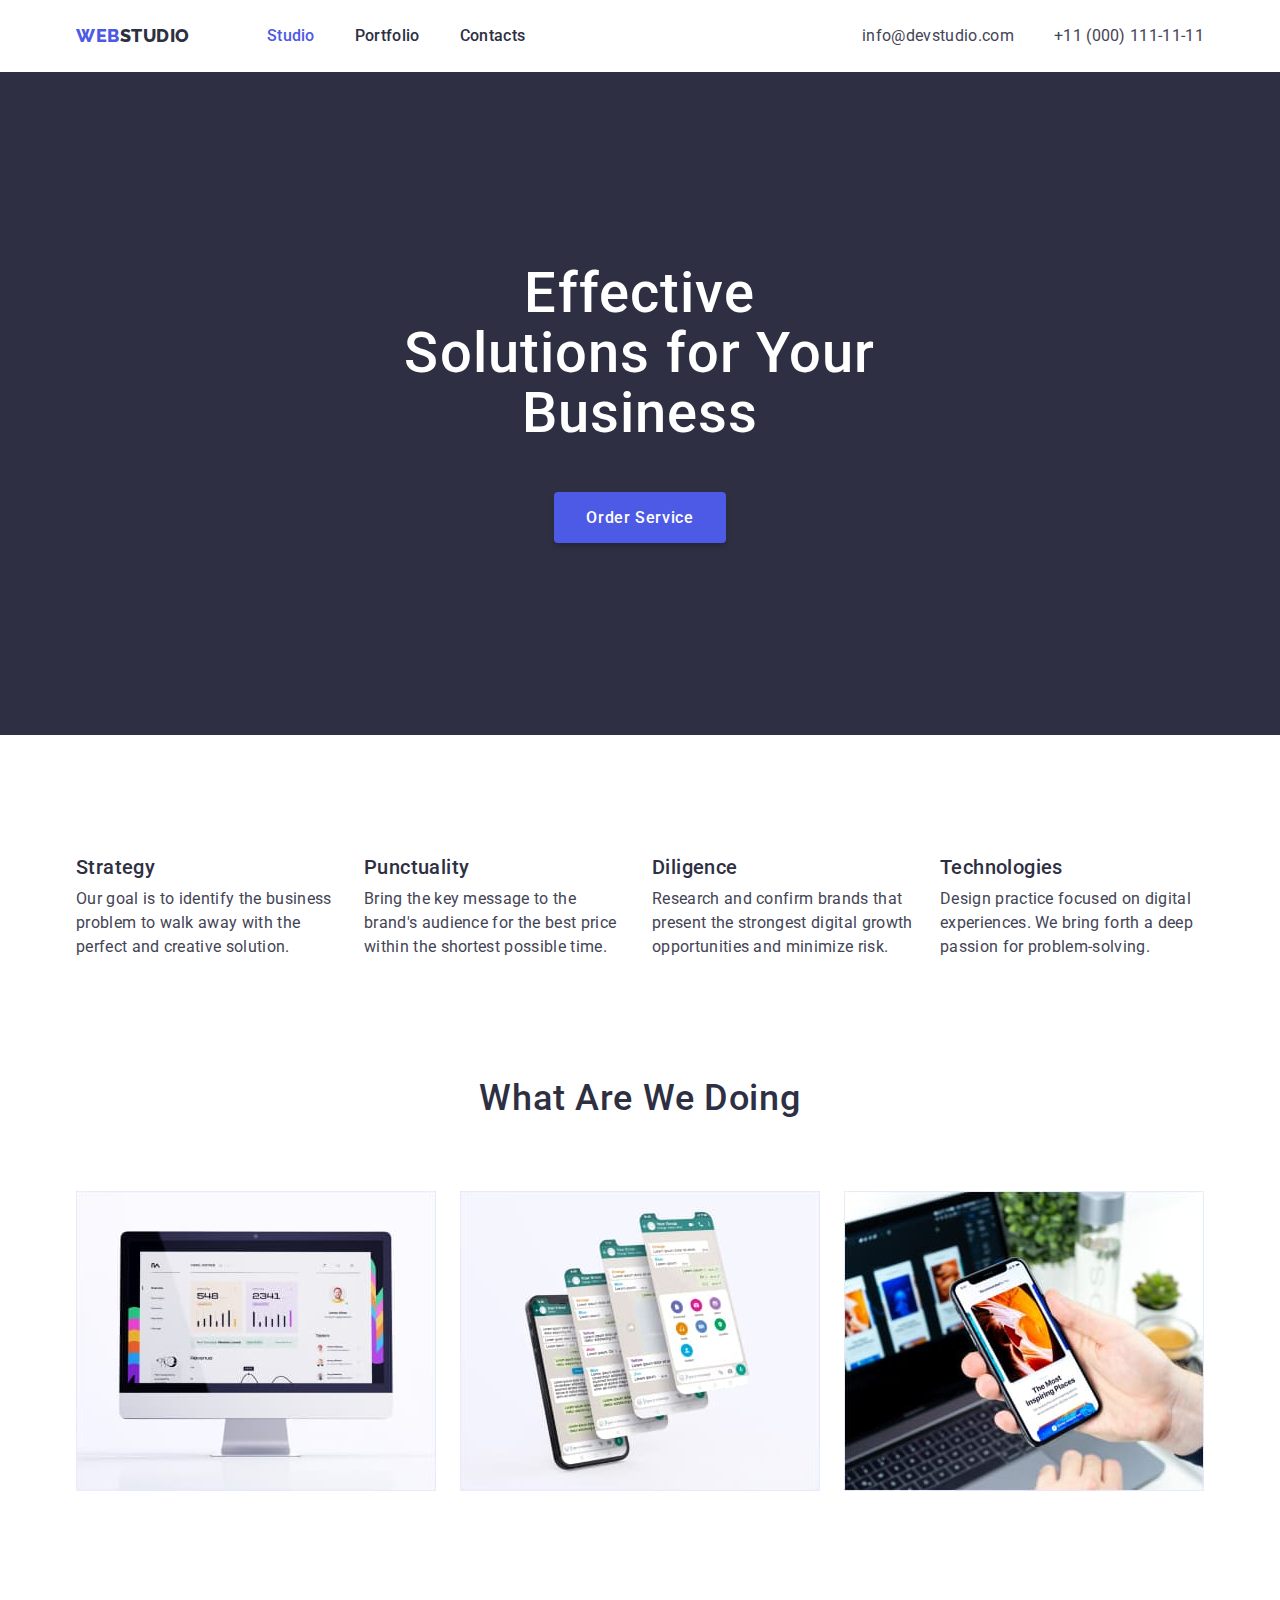
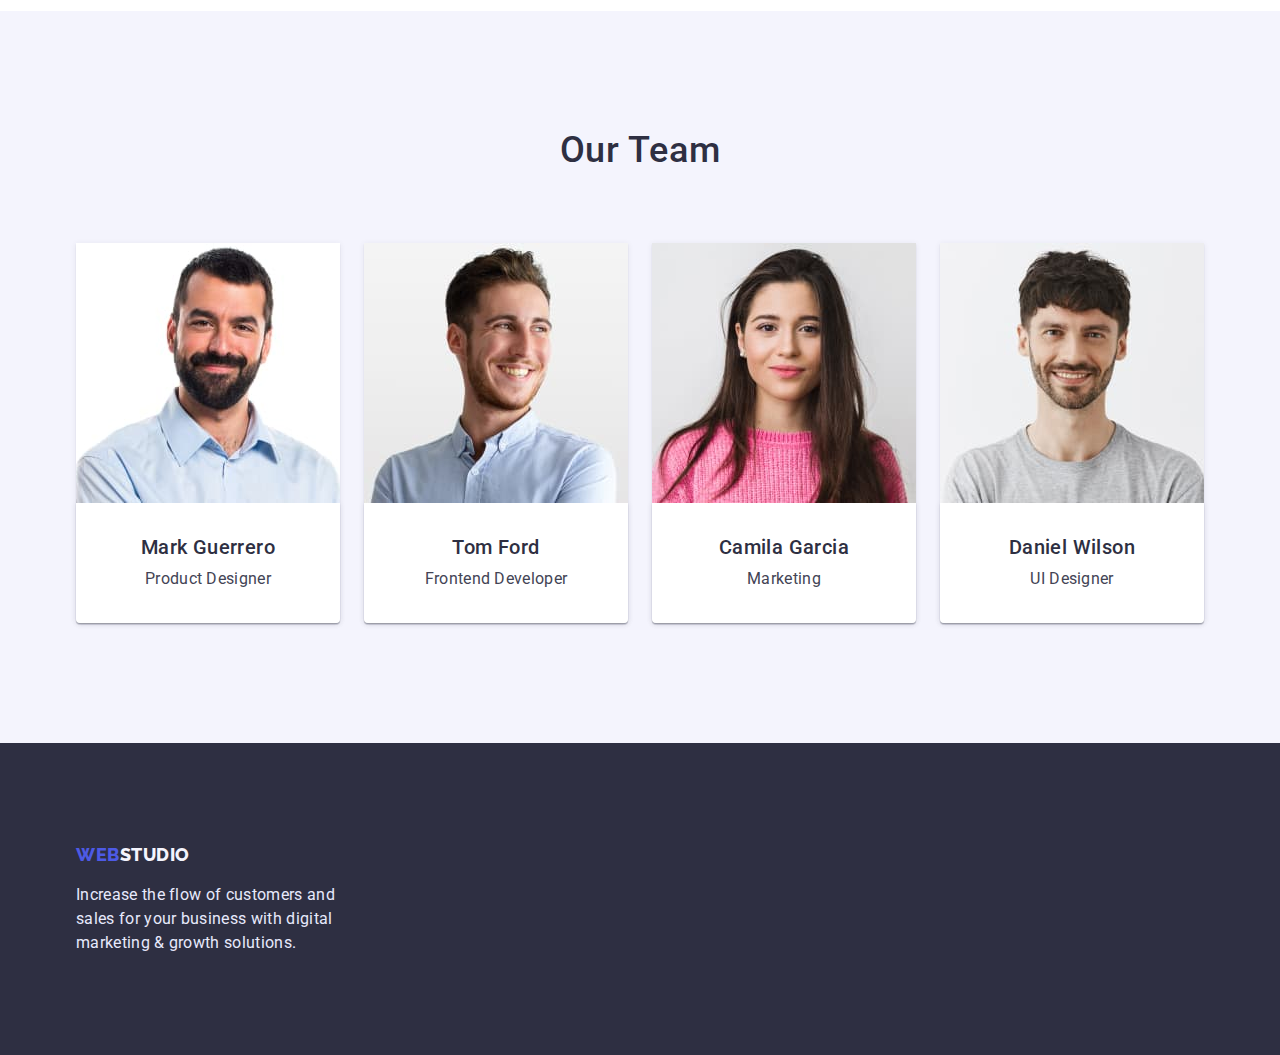
<file: index.html>
<!DOCTYPE html>
<html lang="en">
  <head>
    <meta charset="UTF-8" />
    <meta http-equiv="X-UA-Compatible" content="IE=edge" />
    <meta name="viewport" content="width=device-width, initial-scale=1.0" />
    <title>Studio</title>
    <link rel="preconnect" href="https://fonts.googleapis.com">
<link rel="preconnect" href="https://fonts.gstatic.com" crossorigin>
<link href="https://fonts.googleapis.com/css2?family=Raleway:wght@800&family=Roboto:wght@400;500;700;900&display=swap" rel="stylesheet">
<link rel="stylesheet" href="https://cdnjs.cloudflare.com/ajax/libs/modern-normalize/1.1.0/modern-normalize.min.css">
<link rel="stylesheet" href="./css/styles.css">
  </head>
  <body>
    <header class="header">
      <div class="container">
      <nav class="site-nav">
        <a href="./index.html" class="logo-link link"><span class="logo-first">Web</span><span class="logo-second">Studio</span></a>        
        <ul class="site-nav-list list">         
          <li><a href="./index.html" class="nav-link link current">Studio</a></li>
          <li><a href="./portfolio.html" class="nav-link link">Portfolio</a></li>
          <li><a href="" class="nav-link link">Contacts</a></li>
        </ul>
      </nav>  
      <ul class="contacts list">   
        <li class="item"><a href="mailto:info@devstudio.com" class="contacts-link link">info@devstudio.com</a></li>
        <li class="item"><a href="tel:+380961111111" class="contacts-link link">+11 (000) 111-11-11</a></li>
      </ul>
      </div>
    </header>
    <main>
      <section class="hero-section">
        <div class="container">
        <h1 class="hero-tittle">Effective Solutions for Your Business</h1>
        <button type="button" class="main-btn">Order Service</button>
        </div>
      </section>
      <section class="features-section">
        <div class="container">
        <h2 class="visually-hidden">Features</h2>
        <ul class="features-list list">
          <li class="item">
            <h3 class="list-name">Strategy</h3>
            <p class="list-text">
              Our goal is to identify the business problem to walk away with the
              perfect and creative solution.
            </p>
          </li>
          <li class="item">
            <h3 class="list-name">Punctuality</h3>
            <p class="list-text">
              Bring the key message to the brand's audience for the best price
              within the shortest possible time.
            </p>
          </li>
          <li class="item">
            <h3 class="list-name">Diligence</h3>
            <p class="list-text">
              Research and confirm brands that present the strongest digital
              growth opportunities and minimize risk.
            </p>
          </li>
          <li class="item">
            <h3 class="list-name">Technologies</h3>
            <p class="list-text">
              Design practice focused on digital experiences. We bring forth a
              deep passion for problem-solving.
            </p>
          </li>
        </ul>
        </div>
      </section>
      <section class="section-images">
        <div class="container">
        <h2 class="section-tittle">What are we doing</h2>
        <ul class="images-list list">
          <li><img src="./images/monitor.jpg" alt="Monitor" width="360"/></li>
          <li><img src="./images/mobile-screen.jpg" alt="Mobile screen" width="360"/></li>
          <li><img src="./images/mobile-version.jpg" alt="Laptop and mobile phone" width="360"/></li>
        </ul>
        </div>
      </section>
      <section class="team-section">
         <div class="container">
        <h2 class="section-tittle">Our Team</h2>
        <ul class="team-list list">
          <li class="item">
            <img src="./images/mark.jpg" alt="man with a beard" width="264"/>
            <div class="content-box" >
            <h3 class="list-name">Mark Guerrero</h3>
            <p class="list-text">Product Designer</p>
            </div>
          </li>
          <li class="item">
            <img src="./images/tom.jpg" alt="smiling man" width="264"/>
            <div class="content-box" >
            <h3 class="list-name">Tom Ford</h3>
            <p class="list-text">Frontend Developer</p>
            </div>
          </li>
          <li class="item">
            <img src="./images/camila.jpg" alt="woman in a pink sweater" width="264"/>
            <div class="content-box" >
            <h3 class="list-name">Camila Garcia</h3>
            <p class="list-text">Marketing</p>
            </div>
          </li>
          <li class="item">
            <img src="./images/daniel.jpg" alt="smiling man in gray t-shirt" width="264"/>
            <div class="content-box" >
            <h3 class="list-name">Daniel Wilson</h3>
            <p class="list-text">UI Designer</p>
            </div>
          </li>
        </ul>
        </div>
      </section>
    </main>
    <footer class="footer">
      <div class="container">
      <a href="./index.html" class="logo-link link"><span class="logo-first">Web</span><span class="logo-second">Studio</span></a>
      <p class="footer-text">
        Increase the flow of customers and sales for your business with digital
        marketing & growth solutions.
      </p>
      </div>
    </footer>
  </body>
</html>
</file>
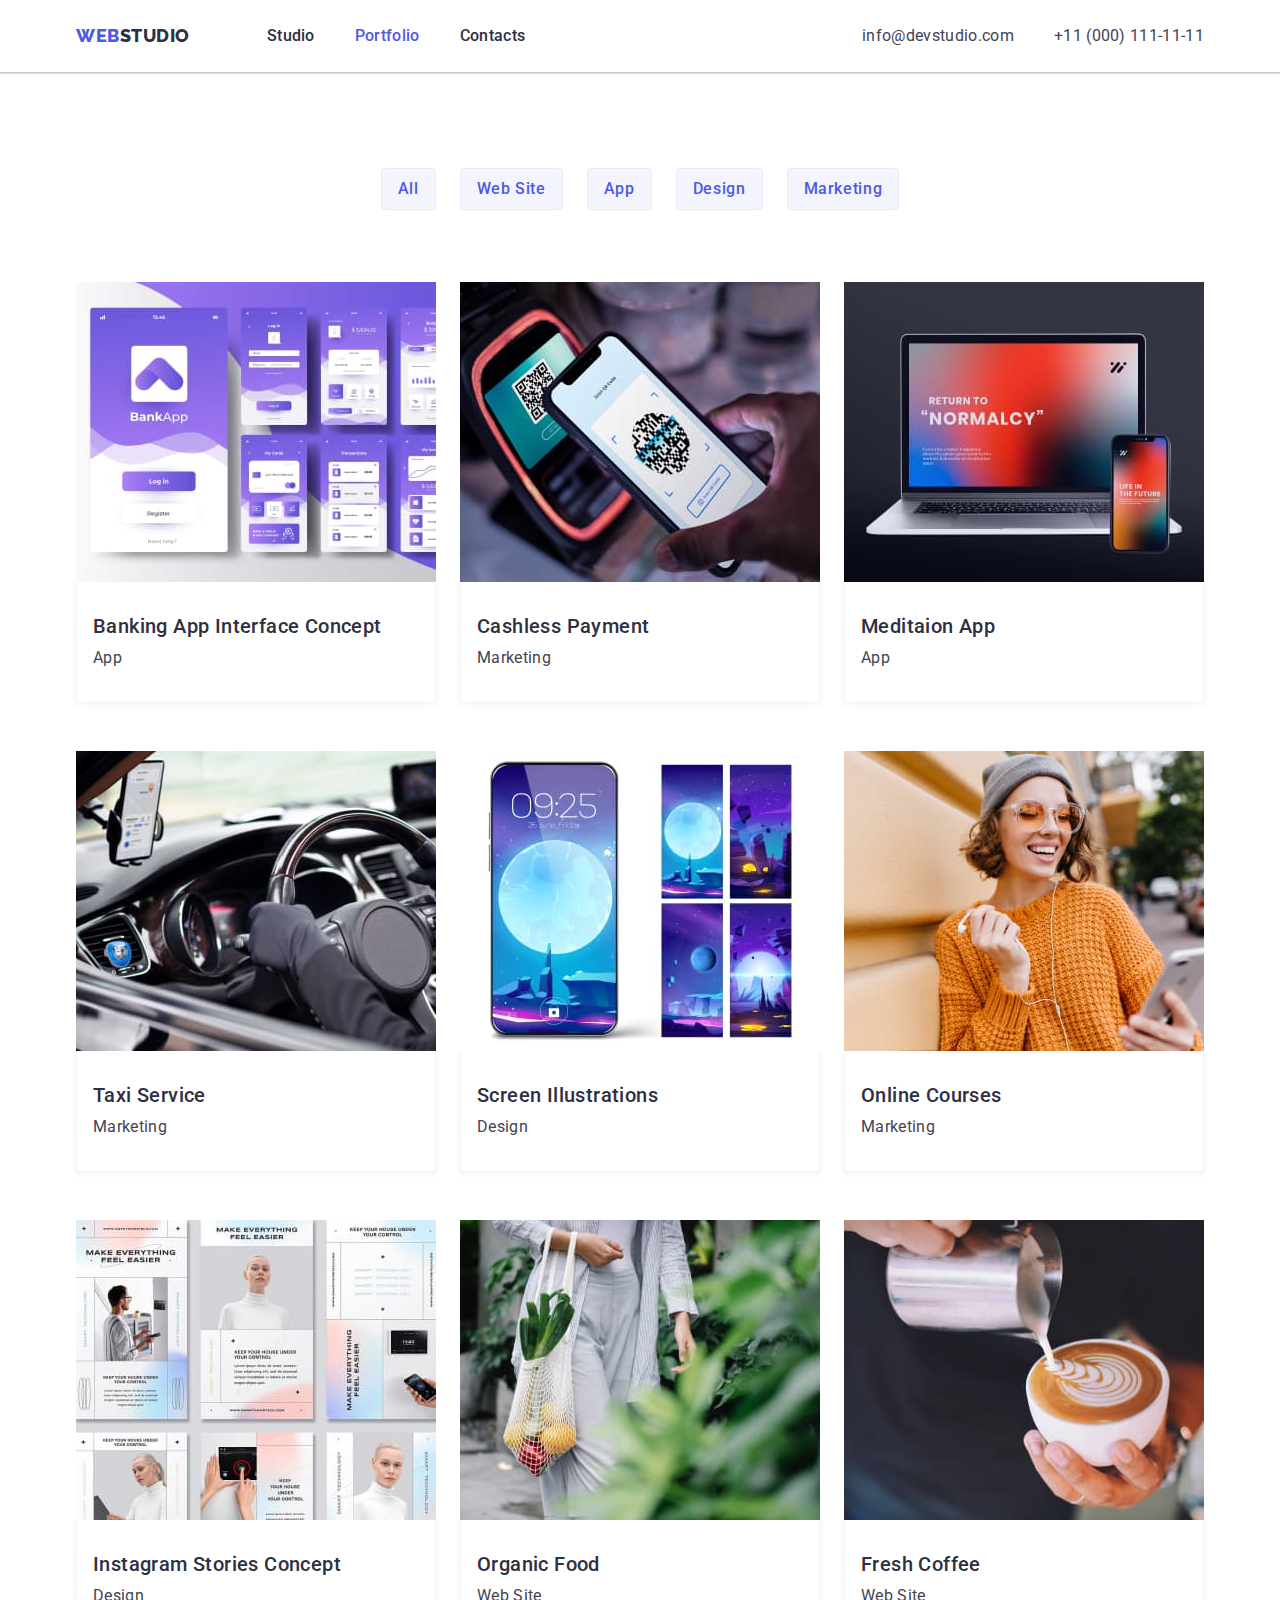
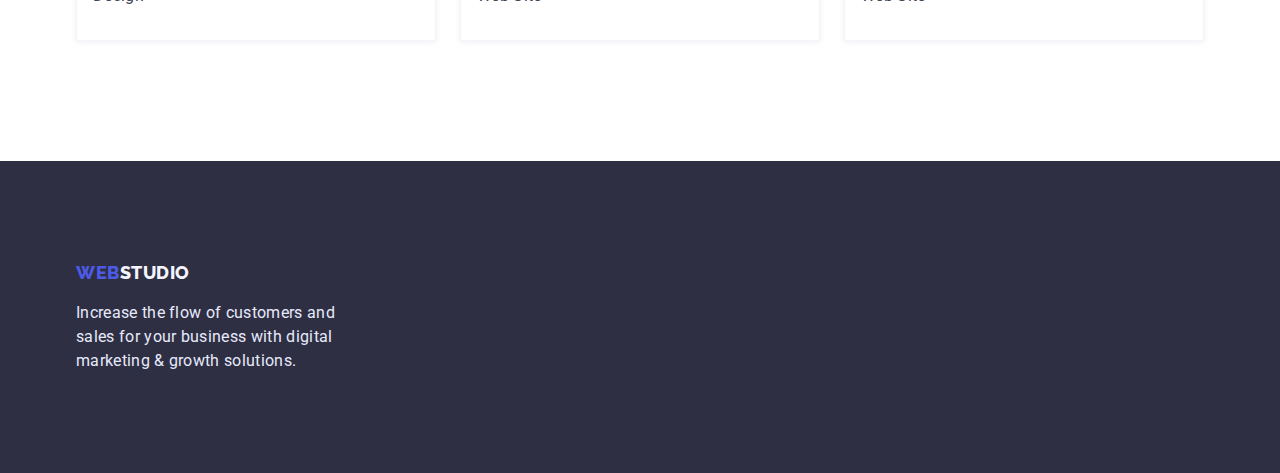
<file: portfolio.html>
<!DOCTYPE html>
<html lang="en">
  <head>
    <meta charset="UTF-8" />
    <meta http-equiv="X-UA-Compatible" content="IE=edge" />
    <meta name="viewport" content="width=device-width, initial-scale=1.0" />
    <title>Portfolio</title>
    <link rel="preconnect" href="https://fonts.googleapis.com">
<link rel="preconnect" href="https://fonts.gstatic.com" crossorigin>
<link href="https://fonts.googleapis.com/css2?family=Raleway:wght@800&family=Roboto:wght@400;500;700;900&display=swap" rel="stylesheet">
 <link rel="stylesheet" href="https://cdnjs.cloudflare.com/ajax/libs/modern-normalize/1.1.0/modern-normalize.min.css">  
<link rel="stylesheet" href="./css/styles.css">
  </head>
  <body>
    <header class="header">
        <div class="container">
      <nav class="site-nav">
        <a href="./index.html" class="logo-link link"><span class="logo-first">Web</span><span class="logo-second">Studio</span></a>
        <ul class="site-nav-list list">
          <li><a href="./index.html" class="nav-link link">Studio</a></li>
          <li><a href="./portfolio.html" class="nav-link link current">Portfolio</a></li>
          <li><a href="" class="nav-link link">Contacts</a></li>
        </ul>
      </nav>
      <ul class="contacts list">
         <li class="item"><a href="mailto:info@devstudio.com" class="contacts-link link">info@devstudio.com</a></li>
        <li class="item"><a href="tel:+380961111111" class="contacts-link link">+11 (000) 111-11-11</a></li>
      </ul>
      </div>
    </header>
    <main>
        <section class="filters-section">
            <div class="container">
            <h1 class="visually-hidden">Filters</h1>
            <ul class="filters-btn-list list">
                <li><button type="button" class="btn">All</button></li>
                <li><button type="button" class="btn">Web Site</button></li>
                <li><button type="button" class="btn">App</button></li>
                <li><button type="button" class="btn">Design</button></li>
                <li><button type="button" class="btn">Marketing</button></li>
            </ul>
            <ul class="projects list">
                <li class="flex-element">
                    <a href="" class="projects-link link">
                        <img src="./images/banking-app.jpg" alt="Banking App Interface Concept" width="360">
                        <div class="content-box">
                        <h2 class="list-name">Banking App Interface Concept</h2>
                        <p class="list-text">App</p>
                        </div>
                    </a>
                </li>
                <li class="flex-element">
                    <a href="" class="projects-link link">
                        <img src="./images/cashless-payment.jpg" alt="Cashless Payment" width="360">
                        <div class="content-box">
                        <h2 class="list-name">Cashless Payment</h2>
                        <p class="list-text">Marketing</p>
                        </div></a>
                </li>
                <li class="flex-element">
                    <a href="" class="projects-link link">
                        <img src="./images/meditaion-app.jpg" alt="Laptop and mobile phone" width="360">
                        <div class="content-box">
                        <h2 class="list-name">Meditaion App</h2>
                        <p class="list-text">App</p>
                        </div>
                    </a>
                </li>
                <li class="flex-element">
                    <a href="" class="projects-link link">
                        <img src="./images/taxi-service.jpg" alt="Driver uses mobile app" width="360">
                        <div class="content-box">
                        <h2 class="list-name">Taxi Service</h2>
                        <p class="list-text">Marketing</p>
                    </div>
                    </a>
                </li>
                <li class="flex-element">
                    <a href="" class="projects-link link">
                        <img src="./images/screen-illustrations.jpg" alt="Screen Illustrations" width="360">
                        <div class="content-box">
                        <h2 class="list-name">Screen Illustrations</h2>
                        <p class="list-text">Design</p>
                        </div>
                    </a>
                </li>
                <li class="flex-element">
                    <a href="" class="projects-link link">
                        <img src="./images/online-couses.jpg" alt="Girl in a yellow sweater communicates online" width="360">
                        <div class="content-box">
                        <h2 class="list-name">Online Courses</h2>
                        <p class="list-text">Marketing</p>
                        </div>
                    </a>
                </li>
                <li class="flex-element">
                    <a href="" class="projects-link link">
                        <img src="./images/instagram-concept.jpg" alt="Instagram Stories Concept" width="360">
                        <div class="content-box">
                        <h2 class="list-name">Instagram Stories Concept</h2>
                        <p class="list-text">Design</p>
                        </div>
                    </a>
                </li>
                <li class="flex-element">
                    <a href="" class="projects-link link">
                        <img src="./images/orgabnic-food.jpg" alt="Organic Food" width="360">
                        <div class="content-box">
                        <h2 class="list-name">Organic Food</h2>
                        <p class="list-text">Web Site</p>
                        </div>
                    </a>
                </li>
                <li class="flex-element">
                    <a href="" class="projects-link link">
                        <img src="./images/fresh-coffee.jpg" alt="Cup of coffee" width="360">
                        <div class="content-box">
                        <h2 class="list-name">Fresh Coffee</h2>
                        <p class="list-text">Web Site</p>
                        </div>
                    </a>
                </li>
            </ul>
            </div>
        </section>
    </main>
     <footer class="footer">
        <div class="container">
      <a href="./index.html" class="logo-link link"><span class="logo-first">Web</span><span class="logo-second">Studio</span></a>
      <p class="footer-text">
        Increase the flow of customers and sales for your business with digital
        marketing & growth solutions.
      </p>
      </div>
    </footer>
</body>
</html>
</file>
<file: css/styles.css>
:root {
    --brand-color: #4D5AE5;
    --mian-color: #2E2F42;
    --text-color: #434455;
    --main-background-color: #FFFFFF;
    --background-light-color: #F4F4FD;
    --accent-color: #E7E9FC;

}

*,
*::before,
*::after {
    box-sizing: border-box;
}

body {
    font-family: 'Roboto', sans-serif;
    color: var(--mian-color);
    background-color: var(--main-background-color);
}
img {
    display: block;
}
.visually-hidden {
    position: absolute;
    width: 1px;
    height: 1px;
    margin: -1px;
    border: 0;
    padding: 0;
    white-space: nowrap;
    clip-path: inset(100%);
    clip: rect(0 0 0 0);
    overflow: hidden;
}

.link {
    text-decoration: none;
}

.list {
    list-style: none;
    padding: 0;
    margin: 0;
}

h1,
h2,
h3,
h4,
h5,
h6,
p {
    padding: 0;
    margin: 0;
}
.container {
    width: 1158px;
    padding-left: 15px;
    padding-right: 15px;
    margin: 0 auto;
}

.header .container {
    display: flex;
    align-items: center;
}
.header {
    box-shadow: 0px 2px 1px rgba(46, 47, 66, 0.08), 0px 1px 1px rgba(46, 47, 66, 0.16), 0px 1px 6px rgba(46, 47, 66, 0.08);
}

.logo-link {
    padding-top: 24px;
    padding-bottom: 24px;
    margin-right: 77px;

    font-family: 'Raleway', sans-serif;
    font-weight: 800;
    font-size: 18px;
    line-height: 1.33;
    letter-spacing: 0.03em;
    text-transform: uppercase;
}

.logo-first {
    color: var(--brand-color);
}

.logo-second {
    color: var(--mian-color);
}
.site-nav {
    display: flex;
}
.site-nav-list {
    display: flex;
    gap: 40px;
    align-items: center;
}

.nav-link {
    font-weight: 500;
    font-size: 16px;
    line-height: 1.5;
    letter-spacing: 0.02em;
    color: var(--mian-color);

    padding-top: 24px;
    padding-bottom: 24px;
}

.nav-link:hover,
.nav-link:focus {
    color: var(--text-color);
}

.nav-link:active {
    color: var(--brand-color);
}
.current {
    color: var(--brand-color);
}
.contacts {
    display: flex;
    margin-left: auto;
}
.contacts-link {
    font-size: 16px;
    line-height: 1.5;
    letter-spacing: 0.02em;
    color: var(--text-color);

    padding-top: 24px;
    padding-bottom: 24px;
}

.contacts-link:hover,
.contacts-link:focus {
    color: var(--brand-color);
}

.contacts .item+.item {
    margin-left: 40px;
}

.hero-section {
    background-color: var(--mian-color);
    text-align: center;

    padding-top: 192px;
    padding-bottom: 192px;

}

.hero-tittle {
    font-weight: 500;
    font-size: 56px;
    line-height: 1.07;
    text-align: center;
    letter-spacing: 0.02em;
    color: var(--main-background-color);

    width: 492px;
    margin-left: auto;
    margin-right: auto;
    margin-bottom: 48px;
}

.main-btn {
    padding: 16px 32px;

    font-family: inherit;
    font-weight: 500;
    font-size: 16px;
    line-height: 1.2;
    letter-spacing: 0.04em;
    color: var(--main-background-color);
    background: var(--brand-color);
    box-shadow: 0px 4px 4px rgba(0, 0, 0, 0.15);
    border-radius: 4px;
    cursor: pointer;
    border: none;
}

.main-btn:hover,
.main-btn:focus {
    box-shadow: 0px 1px 6px rgba(46, 47, 66, 0.08), 0px 1px 1px rgba(46, 47, 66, 0.16), 0px 2px 1px rgba(46, 47, 66, 0.08);
}

.main-btn:active {
    background: #404BBF;
    box-shadow: 0px 4px 4px rgba(0, 0, 0, 0.15);
}

.features-section {
    padding-bottom: 120px;    
    padding-top: 120px;
}
.features-list {
    display: flex;
    gap: 24px;
}

.features-list .item {
    min-width: 264px;
}
.features-list .list-name{
    margin-bottom: 8px;
}
.list-name {
    font-weight: 500;
    font-size: 20px;
    line-height: 1.2;
    letter-spacing: 0.02em;
    color: var(--mian-color);

    margin-bottom: 8px;
}

.list-text {
    font-size: 16px;
    line-height: 1.5;
    letter-spacing: 0.02em;
    color: var(--text-color);
}

.section-images {
    padding-bottom: 120px;
}

.images-list {
    display: flex;
    gap: 24px;
}

.section-tittle {
    font-weight: 500;
    font-size: 36px;
    line-height: 1.11;
    text-align: center;
    letter-spacing: 0.02em;
    text-transform: capitalize;
    color: var(--mian-color);
    margin-bottom: 72px;
}

.team-section {
    padding-top: 120px;
    padding-bottom: 120px;

    background-color: var(--background-light-color);
}

.team-list {
    display: flex;
    gap: 24px;

    text-align: center;
    justify-content: center;
}

.team-list .item{
flex-direction: column;

background-color: var(--main-background-color);
box-shadow: 0px 1px 6px rgba(46, 47, 66, 0.08), 0px 1px 1px rgba(46, 47, 66, 0.16), 0px 2px 1px rgba(46, 47, 66, 0.08);
border-radius: 0px 0px 4px 4px;
}

.footer {
    padding-top: 100px;
    padding-bottom: 100px;
    
    background-color: var(--mian-color);
    text-align: left;
}

.footer .logo-second {
    color: var(--background-light-color);
}

.footer-text {
    margin-top: 16px;
    width: 264px;
    
    line-height: 1.5;
    letter-spacing: 0.02em;
    color: var(--accent-color);
}

.btn {
    font-family: 'Roboto', sans-serif;
    font-weight: 500;
    color: var(--brand-color);
    text-align: center;
    cursor: pointer;
    font-size: 16px;
    line-height: 1.5;
    background: var(--background-light-color);
    border: 1px solid #E7E9FC;
    letter-spacing: 0.04em;
    border-radius: 4px;

    padding: 8px 16px;
}
.btn:hover,
.btn:focus {
    color: var(--main-background-color);
    background: var(--brand-color);
    box-shadow: 0px 3px 1px rgba(0, 0, 0, 0.1), 0px 2px 1px rgba(0, 0, 0, 0.08), 0px 2px 2px rgba(0, 0, 0, 0.12);
    border-radius: 4px;
    border: 1px solid var(--brand-color);
}
.filters-section{
    padding-top: 96px;
    padding-bottom: 120px;
}
.filters-btn-list{
    display: flex;
    gap: 24px;
    
    margin-bottom: 72px;
    justify-content: center;
}

.projects{
    display: flex;
    flex-wrap: wrap;
}

.projects >.flex-element{
    flex-direction: calc((100%-48px)/3);
    margin-right: 24px;
    margin-bottom: 48px;     
}

.content-box{
    background-color: var(--main-background-color);
    display: flex;
    flex-direction: column;
    justify-content: center;
    
    padding: 32px 16px;  
}
.projects .content-box{
    align-items: flex-start;
    
    border: 0.5px solid #F4F4FD;
    box-shadow: 0px 1px 6px rgba(46, 47, 66, 0.08);
    border-top: none;  
}
.team-section .content-box{
border-top: none;
box-shadow: 0px 1px 6px rgba(46, 47, 66, 0.08), 0px 1px 1px rgba(46, 47, 66, 0.16), 0px 2px 1px rgba(46, 47, 66, 0.08);
border-radius: 0px 0px 4px 4px;
}
.flex-element:nth-child(3n){
    margin-right: 0;
}
.flex-element:nth-last-child(-n + 3) {
    margin-bottom: 0%;
}
</file>
